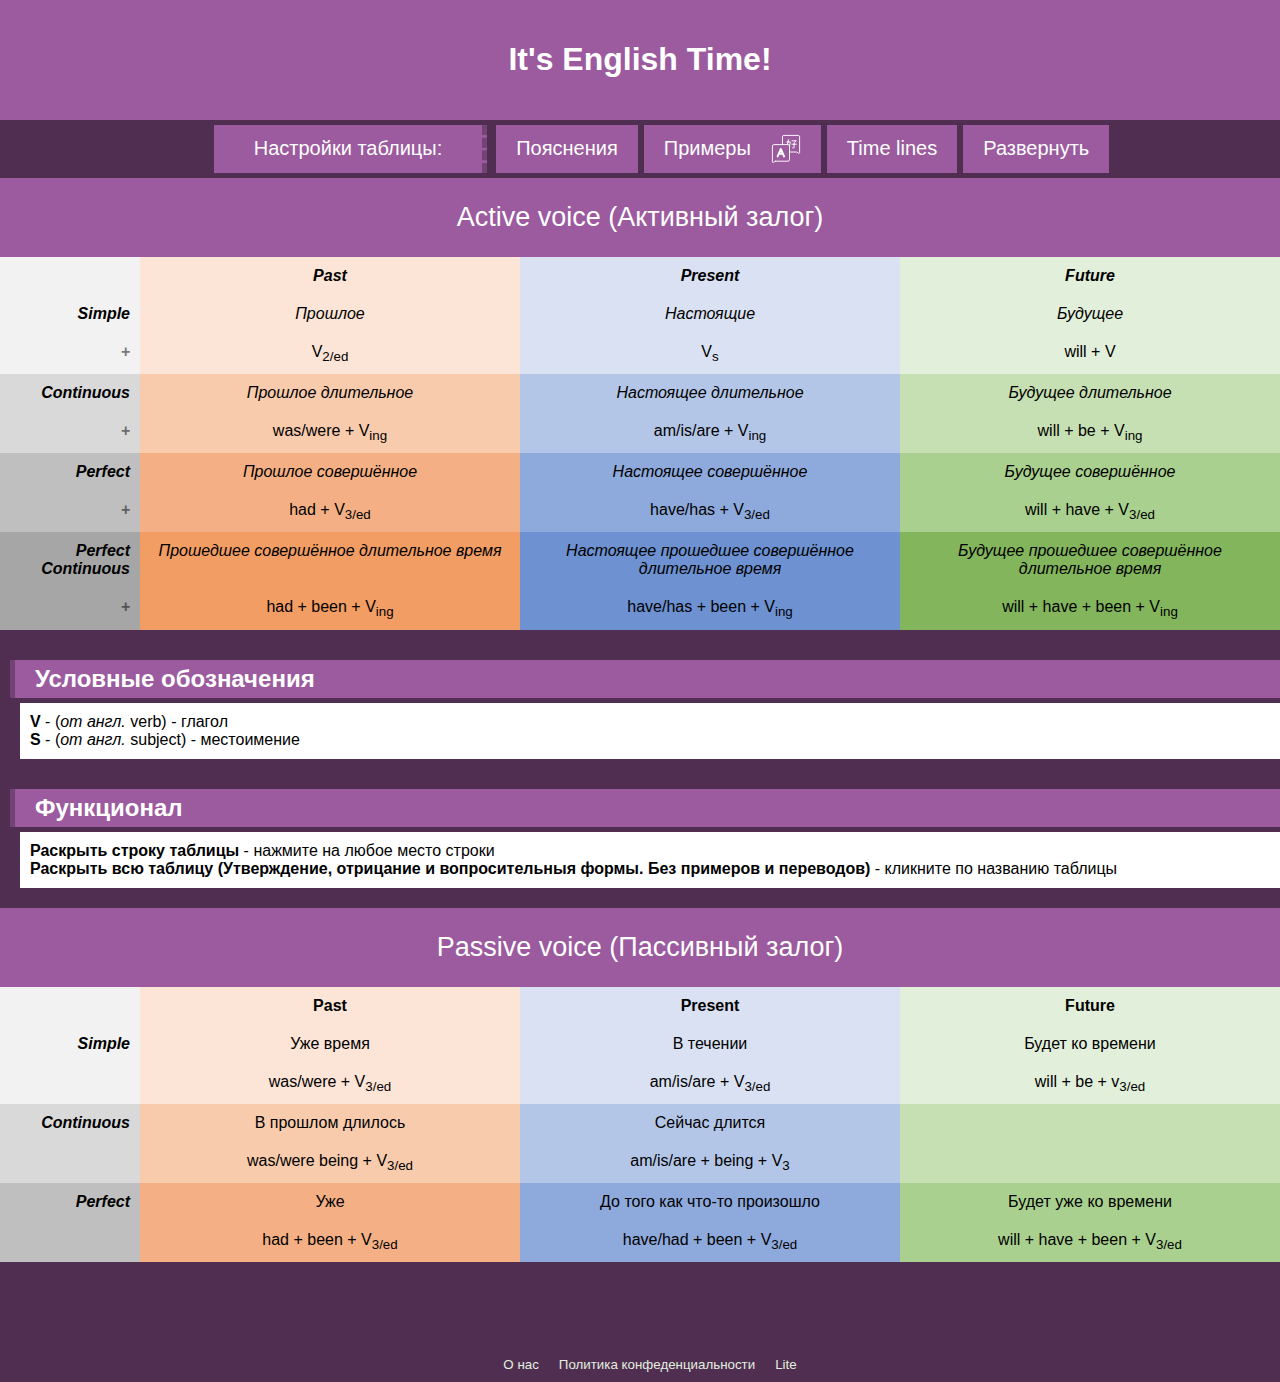
<file: index.html>
<!DOCTYPE html>
<html>
<head>
	<title>It's English Time!</title>
	<link rel="shortcut icon" href="icon.ico" type="image/x-icon">
	<meta charset="utf-8">
	<link rel="stylesheet" type="text/css" href="style.css">
</head>
<body>
	<header>
		<h1 id="h1" class="header">It's English Time!</h1>
	</header>
	<!-- Настройки !-->
		<ul class="seting">
			<li class="aboutUl">Настройки таблицы:</li>
			<li class="setingLi" id="button">Пояснения</li>
			<li class="setingLi" id="buttonE">Примеры</li>
			<li class="setingT"><img title="Перевод примеров" id="transleate" class="icon" src="imges/transleate.svg"></li>
			<li class="setingLi" id="button">Time lines</li>
			<li class="setingLi" id="buttonA">Развернуть</li>
		</ul>
	<!-- Таблица !-->
		<div class="table">
			<div class="mainTd" id="mainT">Active voice (Активный залог)</div>
			<!-- Первые заголовки !-->
			<div id="section1">
				<div id="A" class="point">
					<div class="tr">
						<div class="AA"></div>
						<div class="AB Amain">Past</div>
						<div class="AC Amain">Present</div>
						<div class="AD Amain">Future</div>
					</div>
					<div class="tr">
						<div class="AA">Simple</div>
						<div class="AB SM">Прошлое</div>
						<div class="AC SM">Настоящие</div>
						<div class="AD SM">Будущее</div>
					</div>
					<div class="tr">
						<div class="AA"><p class="symbol">+</p></div>
						<div class="AB">V<sub>2/ed</sub></div>
						<div class="AC">V<sub>s</sub></div>
						<div class="AD">will + V</div>
					</div>
				</div>
					<div class="tr example"><!-- Пример !-->
						<div class="tr">
							<div class="AA">Example</div>
							<div class="AB">I vodked yesterday</div>
							<div class="AC">I vodka every day</div>
							<div class="AD">I will vodka tomorrow</div>
						</div>
					</div>
					<div class="tr transleate"><!-- Перевод !-->
						<div class="tr">
							<div class="AA AAE"><img class="iconT" src="imges/transleateblack.svg"></div>
							<div class="AB ABE">Я напился вчера</div>
							<div class="AC ACE">Я пью водку каждый день</div>
							<div class="AD ADE">Я буду пить завтра</div>
						</div>
					</div>
				<!-- Первые строки !-->
				<div id="aPanel">
					<div class="tr">
						<div class="AA" id="AB"><p class="symbol">-</p></div>
						<div class="AB">did + not + V</div>
						<div class="AC">do/does + not + V</div>
						<div class="AD">will + not + V</div>
					</div>
					<div class="tr example"><!-- Пример !-->
						<div class="tr">
							<div class="AA">Example</div>
							<div class="AB">I did not vodka yesterday</div>
							<div class="AC">I do not vodka every day</div>
							<div class="AD">I will not vodka tomorrow</div>
						</div>
					</div>
					<div class="tr transleate"><!-- Перевод !-->
						<div class="tr">
							<div class="AA AAE"><img class="iconT" src="imges/transleateblack.svg"></div>
							<div class="AB ABE">Я не напился вчера</div>
							<div class="AC ACE">Я не пью водку каждый день</div>
							<div class="AD ADE">Я буду пить завтра</div>
						</div>
					</div>
						<div class="tr">
							<div class="AA" id="AC"><p class="symbol">?</p></div>
							<div class="AB">Did + S + V ?</div>
							<div class="AC">Do/does + S + V ?</div>
							<div class="AD">Will + S + V ?</div>
						</div>
					<div class="tr example"><!-- Пример !-->
						<div class="tr">
							<div class="AA">Example</div>
							<div class="AB">Did I vodka yesterday?</div>
							<div class="AC">Do I vodka every day?</div>
							<div class="AD">Will I vodka tomorrow?</div>
						</div>
					</div>
					<div class="tr transleate"><!-- Перевод !-->
						<div class="tr">
							<div class="AA AAE"><img class="iconT" src="imges/transleateblack.svg"></div>
							<div class="AB ABE">Я напился вчера?</div>
							<div class="AC ACE">Я пью водку каждый день?</div>
							<div class="AD ADE">Я буду пить завьра?</div>
						</div>
					</div>
				</div>
			</div>
			<div id="section2">
				<!-- Вторые заголовки !-->
				<div id="B" class="point">
					<div class="tr">
						<div class="BA">Continuous</div>
						<div class="BB SM">Прошлое длительное</div>
						<div class="BC SM">Настоящее длительное</div>
						<div class="BD SM">Будущее длительное</div>
					</div>
					<div class="tr">
						<div class="BA" id="BA"><p class="symbol">+</p></div>
						<div class="BB">was/were + V<sub>ing</sub></div>
						<div class="BC">am/is/are + V<sub>ing</sub></div>
						<div class="BD">will + be + V<sub>ing</div>
					</div>
				</div>	
					<div class="tr example"><!-- Пример !-->
						<div class="tr">
							<div class="BA">Example</div>
							<div class="BB">Unfortunately, I was vodking at the momnent my wife came</div>
							<div class="BC">I am vodking now</div>
							<div class="BD">Tomorrow at 3 I will be vodking</div>
						</div>
					</div>
					<div class="tr transleate"><!-- Перевод !-->
						<div class="tr">
							<div class="BA BAE"><img class="iconT" src="imges/transleateblack.svg"></div>
							<div class="BB BBE">К несчастью, я пил водку в тот моент, когда моя жена пришла</div>
							<div class="BC BCE">Я пью водку сейчас</div>
							<div class="BD BDE">Завтра в 3 я буду пить</div>
						</div>
					</div>
				<!-- Вторые строки !-->
				<div id="bPanel">
					<div class="tr">
						<div class="BA"><p class="symbol">-</p></div>
						<div class="BB">was/were + not + V<sub>ing</sub></div>
						<div class="BC">am/is/are + not + V<sub>ing</sub></div>
						<div class="BD">will + not + be + V<sub>ing</sub></div>
					</div>
					<div class="tr example"><!-- Пример !-->
						<div class="tr">
							<div class="BA">Example</div>
							<div class="BB">I was not vodking at the moment my wife came</div>
							<div class="BC">I am not vodking mow</div>
							<div class="BD">Tomorrow at 3 I will not be vodkind</div>
						</div>
					</div>
					<div class="tr transleate"><!-- Перевод !-->
						<div class="tr">
							<div class="BA BAE"><img class="iconT" src="imges/transleateblack.svg"></div>
							<div class="BB BBE">Я не пил водку в тот момент, когда пришла жена</div>
							<div class="BC BCE">Я не пью сейчас водку</div>
							<div class="BD BDE">Завтра в 3 я не буду пить</div>
						</div>
					</div>
					<div class="tr">
						<div class="BA"><p class="symbol">?</p></div>
						<div class="BB">Was/Were + S + V<sub>ing</sub> ?</div>
						<div class="BC">Am/Is/Are + S + V<sub>ing</sub> ?</div>
						<div class="BD">Will + S + be + V<sub>ing</sub> ?</div>
					</div>
					<div class="tr example"><!-- Пример !-->
						<div class="tr">
							<div class="BA">Example</div>
							<div class="BB">Was I vodking at the moment wife came?</div>
							<div class="BC">Am I vodking now?</div>
							<div class="BD">Will I be vodking tomorrow at 3?</div>
						</div>
					</div>
					<div class="tr transleate"><!-- Перевод !-->
						<div class="tr">
							<div class="BA BAE"><img class="iconT" src="imges/transleateblack.svg"></div>
							<div class="BB BBE">Я пил когда моя жена пришла?</div>
							<div class="BC BCE">Я пью водку сейчас?</div>
							<div class="BD BDE">Я буду пить завтра в 3?</div>
						</div>
					</div>
				</div>
			</div>
			<div id="section3">
				<!-- Третие заголовки !-->
				<div id="C" class="point">
					<div class="tr">
						<div class="CA">Perfect</div>
						<div class="CB SM">Прошлое совершённое</div>
						<div class="CC SM">Настоящее совершённое</div>
						<div class="CD SM">Будущее  совершённое</div>
					</div>
					<div class="tr">
						<div class="CA"><p class="symbol">+</p></div>
						<div class="CB">had + V<sub>3/ed</sub></div>
						<div class="CC">have/has + V<sub>3/ed</sub></div>
						<div class="CD">will + have + V<sub>3/ed</sub></div>
					</div>
				</div>
				<div class="tr example"><!-- Пример !-->
					<div class="tr">
						<div class="CA">Example</div>
						<div class="CB">I had alred wodked when my wife came</div>
						<div class="CC">I have already vodked</div>
						<div class="CD">I will have vodked by 8pm</div>
					</div>
				</div>
				<div class="tr transleate"><!-- Перевод !-->
					<div class="tr">
						<div class="CA CAE"><img class="iconT" src="imges/transleateblack.svg"></div>
						<div class="CB CBE">Я уже напился когда пришла жена</div>
						<div class="CC CCE">Я уже напился</div>
						<div class="CD CDE">К 8-ми вечера я напьюсь</div>
					</div>
				</div>
				<!-- Третие строки !-->
				<div id="cPanel">
					<div class="tr">
						<div class="CA"><p class="symbol">-</p></div>
						<div class="CB">had + not + V<sub>3/ed</sub></div>
						<div class="CC">have/has + not + V<sub>3/ed</sub></div>
						<div class="CD">will + have + not + V<sub>3/ed</sub></div>
					</div>
					<div class="tr example"><!-- Пример !-->
						<div class="tr">
							<div class="CA">Example</div>
							<div class="CB">I had not vodked when my wife came</div>
							<div class="CC">I have not vodked yet</div>
							<div class="CD">I will not have vodked yet by 8pm</div>
						</div>
					</div>
					<div class="tr transleate"><!-- Перевод !-->
						<div class="tr">
							<div class="CA CAE"><img class="iconT" src="imges/transleateblack.svg"></div>
							<div class="CB CBE">Я ещё не напился когда моя жена пришла</div>
							<div class="CC CCE">Я ещё не напился</div>
							<div class="CD CDE">К 8-ми вечера я ещё не напьюсь</div>
						</div>
					</div>
					<div class="tr">
						<div class="CA"><p class="symbol">?</p></div>
						<div class="CB">Had + S + V<sub>3/ed</sub> ?</div>
						<div class="CC">Have/has + S + V<sub>3/ed</sub> ?</div>
						<div class="CD">Will + S + have + V<sub>3/ed</sub> ?</div>
					</div>
					<div class="tr example"><!-- Пример !-->
						<div class="tr">
							<div class="CA">Example</div>
							<div class="CB">Had I already vodked when my wife came?</div>
							<div class="CC">Have I already vodked?</div>
							<div class="CD">Will I have vodked by 8pm?</div>
						</div>
					</div>
					<div class="tr transleate"><!-- Перевод !-->
						<div class="tr">
							<div class="CA CAE"><img class="iconT" src="imges/transleateblack.svg"></div>
							<div class="CB CBE">Я уже напился когда пришла жена?</div>
							<div class="CC CCE">Я уже напился?</div>
							<div class="CD CDE">Я напьюсь к 8-ми вечера?</div>
						</div>
					</div>
				</div>
			</div>
			<div id="section4">
				<!-- Четвёртые заголовки !-->
				<div id="D" class="point">
					<div class="tr">
						<div class="DA">Perfect Continuous</div>
						<div class="DB SM">Прошедшее совершённое длительное время</div>
						<div class="DC SM">Настоящее прошедшее совершённое длительное время</div>
						<div class="DD SM">Будущее  прошедшее совершённое длительное время</div>
					</div>
					<div class="tr">
						<div class="DA"><p class="symbol">+</p></div>
						<div class="DB">had + been + V<sub>ing</sub></div>
						<div class="DC">have/has + been + V<sub>ing</sub></div>
						<div class="DD">will + have + been + V<sub>ing</sub></div>
					</div>
				</div>
				<div class="tr example"><!-- Пример !-->
					<div class="tr"> 
						<div class="DA">Example</div>
						<div class="DB">I had been vodking for about a month, when my wife came</div>
						<div class="DC">I have been vodking since childhood</div>
						<div class="DD">I will have been vodking for a week before my wife returns from the business trip</div>
					</div>
				</div>
				<div class="tr transleate"><!-- Перевод !-->
					<div class="tr">
						<div class="DA DAE"><img class="iconT" src="imges/transleateblack.svg"></div>
						<div class="DB DBE">Я пил водку уже около месяца, когда приехала моя жена</div>
						<div class="DC DCE">Я пью водку с детства (и буду продолжать)</div>
						<div class="DD DDE">Я буду пить целую неделю, прежде чем моя жена вернётся из командировки</div>
					</div>
				</div>
				<!-- Четвёртые строки !-->
				<div id="dPanel">
					<div class="tr">
						<div class="DA"><p class="symbol">-</p></div>
						<div class="DB">had + not + been + V<sub>ing</sub></div>
						<div class="DC">have/has + not + been + V<sub>ing</sub></div>
						<div class="DD">will + not + have + been + V<sub>ing</sub></div>
					</div>
					<div class="tr example"><!-- Пример !-->
						<div class="tr"> 
							<div class="DA">Example</div>
							<div class="DB">I had not been vodking for about a mounth, when my wife came</div>
							<div class="DC">I have not been vodking since childhood</div>
							<div class="DD">I will not have been vodking for a week before my wife returns</div>
						</div>
					</div>
					<div class="tr transleate"><!-- Перевод !-->
						<div class="tr">
							<div class="DA DAE"><img class="iconT" src="imges/transleateblack.svg"></div>
							<div class="DB DBE">Я не пил водку уже около месяца, когда приехала моя жена</div>
							<div class="DC DCE">Я не пью водку с детства (и не собираюсь)</div>
							<div class="DD DDE">Я не буду пить целую неделю, прежде чем моя жена вернётся из командировки</div>
						</div>
					</div>
					<div class="tr">
						<div class="DA"><p class="symbol">?</p></div>
						<div class="DB">Had + S + been + V<sub>ing</sub> ?</div>
						<div class="DC">Have/has + S + been + V<sub>ing</sub> ?</div>
						<div class="DD">Will + S + have + been + V<sub>ing</sub> ?</div>
					</div>
					<div class="tr example"><!-- Пример !-->
						<div class="tr"> 
							<div class="DA">Example</div>
							<div class="DB">Had I been vodking for about a month, when my wife come?</div>
							<div class="DC">Have I been vodking since childhood?</div>
							<div class="DD">WIll have been vodking for a week before my wife returns from the trip business trip?</div>
						</div>
					</div>
					<div class="tr transleate"><!-- Перевод !-->
						<div class="tr">
							<div class="DA DAE"><img class="iconT" src="imges/transleateblack.svg"></div>
							<div class="DB DBE">Я что пил водку уже около месяца, когда приехала моя жена?</div>
							<div class="DC DCE">Я пью водку с детства?  (и буду продолжать?)</div>
							<div class="DD DDE">Буду ли я пить целую неделю, прежде чем моя жена вернётся из командировки?</div>
						</div>
					</div>
				</div>
			</div>
		</div>
	<!-- Описание !-->
		<h2>Условные обозначения</h2>
		<p class="p"><b>V</b> - (<em>от англ.</em> verb) - глагол <br>
		   <b>S</b> - (<em>от англ.</em> subject) - местоимение</p>
		<h2>Функционал</h2>
		<p class="p"><b>Раскрыть строку таблицы</b> - нажмите на любое место строки<br>
			<b>Раскрыть всю таблицу (Утверждение, отрицание и вопросительныя формы. Без примеров и переводов)</b> - кликните по названию таблицы<br>
		</p>
	<!-- Таблица !-->
		<div class="table">
			<div class="mainTd">Passive voice (Пассивный залог)</div>
			<div class="tr">
				<div class="AA"></div>
				<div class="AB"><b>Past</b></div>
				<div class="AC"><b>Present</b></div>
				<div class="AD"><b>Future</b></div>
			</div>
			<div class="tr">
				<div class="AA">Simple</div>
				<div class="AB">Уже время</div>
				<div class="AC">В течении</div>
				<div class="AD">Будет ко времени</div>
			</div>
			<div class="tr">
				<div class="AA"></div>
				<div class="AB">was/were + V<sub>3/ed</sub></div>
				<div class="AC">am/is/are + V<sub>3/ed</sub></div>
				<div class="AD">will + be + v<sub>3/ed</sub></div>
			</div>
			<div class="tr">
				<div class="BA">Continuous</div>
				<div class="BB">В прошлом длилось</div>
				<div class="BC">Сейчас длится</div>
				<div class="BD"></div>
			</div>
			<div class="tr">
				<div class="BA"></div>
				<div class="BB">was/were being + V<sub>3/ed</sub></div>
				<div class="BC">am/is/are + being + V<sub>3</sub></div>
				<div class="BD"></div>
			</div>
			<div class="tr">
				<div class="CA">Perfect</div>
				<div class="CB">Уже</div>
				<div class="CC">До того как что-то произошло</div>
				<div class="CD">Будет уже ко времени</div>
			</div>
			<div class="tr">
				<div class="CA"></div>
				<div class="CB">had + been + V<sub>3/ed</sub></div>
				<div class="CC">have/had + been + V<sub>3/ed</sub></div>
				<div class="CD">will + have + been + V<sub>3/ed</sub></div>
			</div>
	<!-- Подвал !-->
		</div>
		<div class="under">
			<a href="aboutWe.html" class="underLinks">О нас</a>
			<a href="" class="underLinks">Политика конфеденциальности</a>
			<a href="mainlite.html" class="underLinks">Lite</a>
		</div>

		<script src="https://code.jquery.com/jquery-2.1.0.js"></script>
		<script>
			var useA = 0;
			var useB = 0;
			var useC = 0;
			var useD = 0;
			var useExample = 0;
			var useTransleate = 0
			var a = function () {
				if (useA === 0) {
					$("#aPanel").slideUp(500);
					$("div#section1 .symbol").fadeOut(1500);
					useA = 1;
				} else {
					$("#aPanel").slideDown(500);
					$("div#section1 .symbol").fadeIn(1500);
					useA = 0;
				}
			};
			var b = function () {
				if (useB === 0) {
					$("#bPanel").slideUp(500);
					$("div#section2 .symbol").fadeOut(1500);
					useB = 1;
				} else {
					$("#bPanel").slideDown(500);
					$("div#section2 .symbol").fadeIn(1500);
					useB = 0;
				}
			};
			var c = function () {
				if (useC === 0) {
					$("#cPanel").slideUp(500);
					$("div#section3 .symbol").fadeOut(1500);
					useC = 1;
				} else {
					$("#cPanel").slideDown(500);
					$("div#section3 .symbol").fadeIn(1500);
					useC = 0;
				}
			};
			var d = function () {
				if (useD === 0) {
					$("#dPanel").slideUp(500);
					$("div#section4 .symbol").fadeOut(1500);
					useD = 1;
				} else {
					$("#dPanel").slideDown(500);
					$("div#section4 .symbol").fadeIn(1500);
					useD = 0;
				}
			};
			var example = function () {
				if (useExample === 0) {
					$(".example").slideUp(500);
					useExample = 1;
				} else {
					$(".example").slideDown(500);
					useExample = 0;
				}
			};
			var transleate = function () {
				if (useTransleate === 0) {
					$(".transleate").slideUp(500);
					useTransleate = 1;
				} else {
					$(".transleate").slideDown(500);
					useTransleate = 0;
				}
			};
			a();
			b();
			c();
			d();
			example();
			transleate();
			$("#A").click(a);
			$("#B").click(b);
			$("#C").click(c);
			$("#D").click(d);
			$("#mainT").click(function(){
				a();
				b();
				c();
				d();
			});
			$("#buttonE").click(example);
			$("#transleate").click(transleate);
			$("#buttonA").click(function(){
				a();
				b();
				c();
				d();
				example();
				transleate();
			})
		</script>
</body>
</html>
</file>
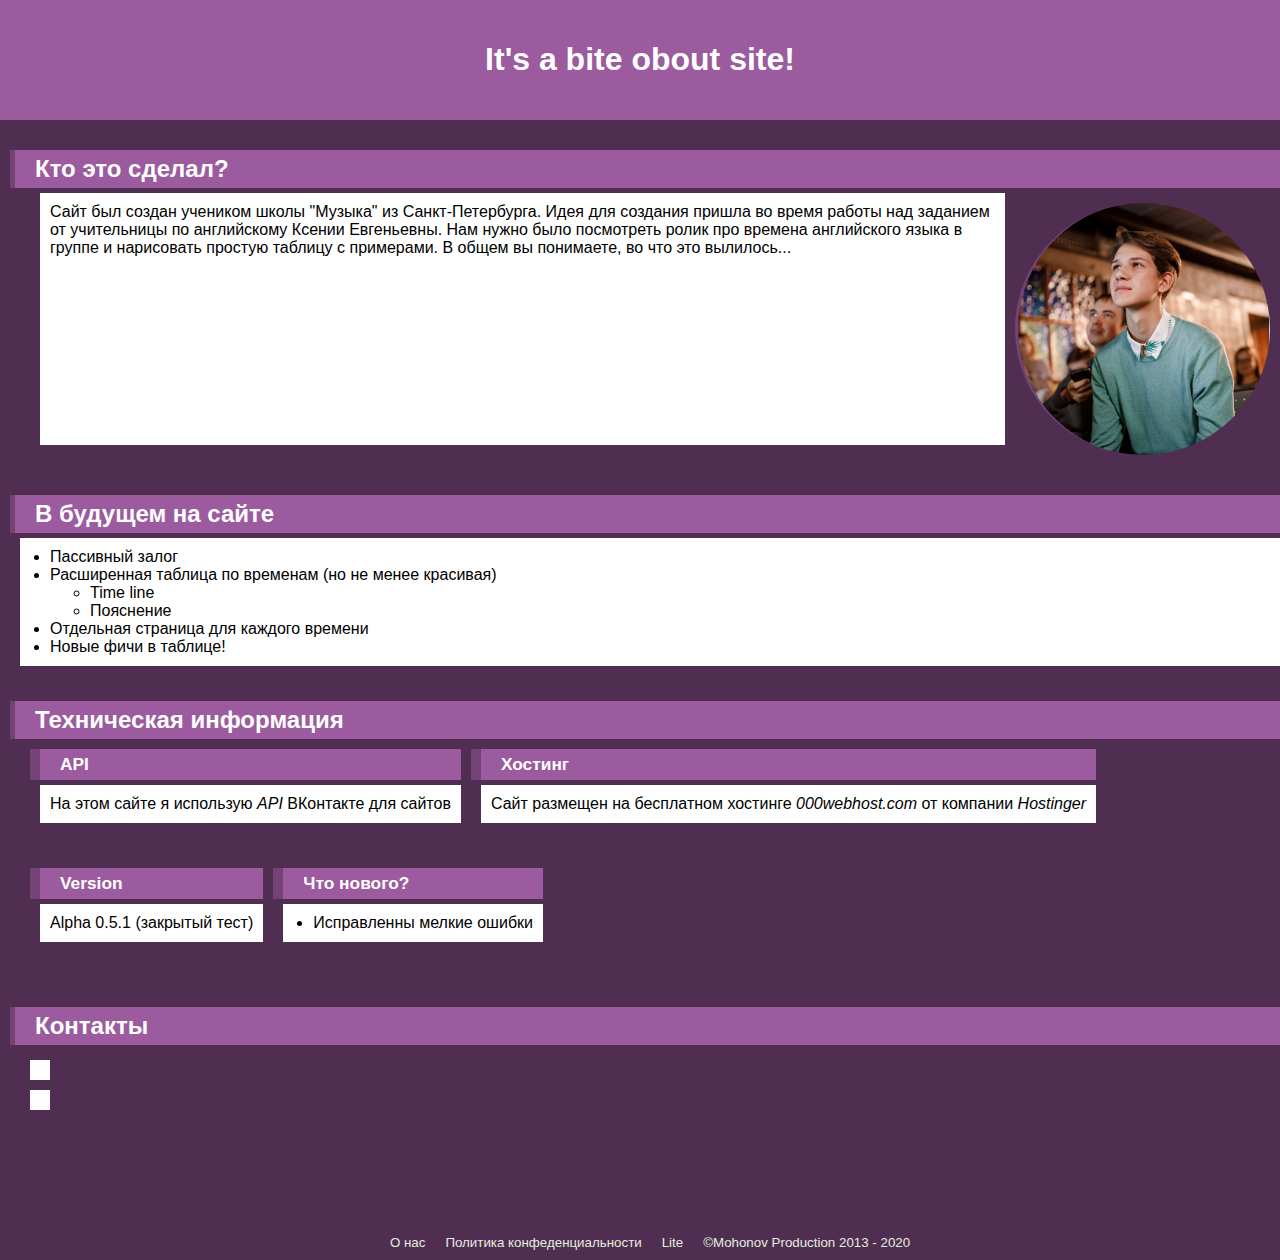
<file: aboutWe.html>
<!DOCTYPE html>
<html>
<head>
	<title>About site!</title>
	<link rel="shortcut icon" href="icon.ico" type="image/x-icon">
	<link rel="stylesheet" type="text/css" href="style.css">
	<script type="text/javascript" src="https://vk.com/js/api/openapi.js?168"></script>
	<script type="text/javascript">
	  VK.init({apiId: 7458563, onlyWidgets: true});
	</script>
	<meta charset="utf-8">
</head>
<body>
	<header>
		<h1 class="header" title="К главной таблице"><a class="mainLink" href="index.html">It's a bite obout site!</a></h1>
	</header>
	<h2>Кто это сделал?</h2>
	<div class="stroke">
		<p class="p">Сайт был создан учеником школы "Музыка" из Санкт-Петербурга. Идея для создания пришла во время работы над заданием от учительницы по английскому Ксении Евгеньевны. Нам нужно было посмотреть ролик про времена английского языка в группе и нарисовать простую таблицу с примерами. В общем вы понимаете, во что это вылилось...</p>
		<img class="imgWithText" src="imges/i.jpg" title="Я на VK Tech talks">
	</div>
	<h2>В будущем на сайте</h2>
	<ul class="ul">
		<li>Пассивный залог</li>
		<li>Расширенная таблица по временам (но не менее красивая)</li>
		<ul>
			<li>Time line</li>
			<li>Пояснение</li>
		</ul>
		<li>Отдельная страница для каждого времени</li>
		<li>Новые фичи в таблице!</li>
	</ul>
	<h2>Техническая информация</h2>
	<div class="stroke">
		<div>
			<h3>API</h3>
			<p class="p">На этом сайте я использую  <a class="tenesLink" href="https://vk.com/dev/widgets_for_sites">API</a> ВКонтакте для сайтов</p>
		</div>
		<div>
			<h3>Хостинг</h3>
			<p class="p">Сайт размещен на бесплатном хостинге <a class="tenesLink" href="https://ru.000webhost.com/">000webhost.com</a> от компании <a class="tenesLink" href="https://www.hostinger.ru">Hostinger</a></p>
		</div>
	</div>
	<div class="stroke">
		<div>
			<h3>Version</h3>
			<p class="p">Alpha 0.5.1 (закрытый тест)</p>
		</div>
		<div>
			<h3>Что нового?</h3>
			<ul class="ul">
				<li>Исправленны мелкие ошибки</li>
			</ul>
		</div>
	</div>
	<h2>Контакты</h2>

	<div class="stroke">
		<div>
			<!-- Pull !-->
			<div id="vk_poll"></div>
			<script type="text/javascript">
			VK.Widgets.Poll("vk_poll", {width: "100"}, "373582689_bbe8ca888e757d677c");
			</script>
		</div>
		<div>
			<div class="vk">
				<!-- Widjet !-->
				<div id="vk_subscribe"></div>
				<script type="text/javascript">
				VK.Widgets.Subscribe("vk_subscribe", {}, 502744649);
				</script>
			</div>
			<div class="vk">
				<!-- Widjet !-->
				<div id="vk_bookmarks"></div>
				<script type="text/javascript">
				VK.Widgets.Bookmarks('vk_bookmarks', {});
				</script>
			</div>
		</div>
	</div>

	<div class="under">
		<a href="aboutWe.html" class="underLinks">О нас</a>
		<a href="" class="underLinks">Политика конфеденциальности</a>
		<a href="mainlite.html" class="underLinks">Lite</a>
		<a class="underLinks">©Mohonov Production 2013 - 2020</a>
	</div>

</body>
</html>
</file>
<file: style.css>
body {
	font-family: sans-serif;
	margin: 0px;
	background-color: rgb(80,46,82);
}
.header {
	display: flex;
	justify-content: center;
	align-items: center;
}
header {
	background-color: rgb(155,91,158);
	margin: 0px;
	padding: 20px;
	color: #fff;
}
h1 {
	font-size: 32px;
	transition: 0.3s;
	cursor: pointer;
}
.symbol {
	margin: 0px;
}
.point {
	cursor: pointer;
}
/* ГЛАВНЫЙ ТЕКСТ */
	h2 {
		background-color: rgb(155,91,158);
		color: #fff;
		padding: 5px;
		padding-left: 20px;
		margin-top: 30px;
		margin-left: 10px;
		margin-bottom: 5px;
		border-left: solid;
		border-width: 5px;
		border-color: rgb(114,67,116);
	}
	h3 {
		background-color: rgb(155,91,158);
		color: #fff;
		font-size: 13pt;
		padding: 5px;
		padding-left: 20px;
		margin-top: 5px;
		margin-left: 10px;
		margin-bottom: 5px;
		border-left: solid;
		border-width: 10px;
		border-color: rgb(114,67,116);
	}
	.p {
		background-color: #fff;
		color: #000;
		margin-left: 20px;
		margin-top: 0px;
		margin-bottom: 20px;
		padding: 10px;
	}
	.ul {
	background-color: #fff;
	color: #000;
	margin-left: 20px;
	margin-top: 0px;
	margin-bottom: 35px;
	padding: 10px;
	padding-left: 30px;
	}
/* Выравнивание */
	.row {
		display: flex;
		flex-direction: row;
	}
	.stroke {
		display: flex;
		flex-direction: row;
		margin-left: 20px;
		margin-bottom: 20px;
	}
	.strokeCenter {
		display: flex;
		flex-direction: row;
		justify-content: center;
		margin-left: 20px;
		margin-bottom: 20px;
	}
/* Ссылки */
	.mainLink {
		text-decoration: none;
		color: #fff;
	}
	.tenesLink {
		color: #000;
		text-decoration: none;
		font-style: italic;
		transition: 0.1s;
		cursor: help;
	}
	.tenesLink:hover {
		text-decoration: underline;
		transition: 0.1s;
	}
/* Картинки*/
	.iconT {
		width: 35px;
	}
	.icon {
		width: 30px;
		transition: 0.3s;
	}
	.icon:hover {
		width: 40px;
		transition: 0.3s;
	}
	.imgWithText {
		width: 20%;
		height: 20%;
		margin: 10px;
		border-radius: 100%;
		border-left: solid;
		border-color: rgb(114,67,116);
	}
/* Настройки */
	.seting {
		list-style-type: none;
		display: flex;
		flex-direction: row;
		justify-content: center;
		color: #fff;
		margin: 5px;
		height: 48px;
	}
	.aboutUl {
		display: flex;
		align-items: center;
		padding-top: 10px;
		padding-bottom: 10px;
		padding-right: 40px; 
		padding-left: 40px;
		margin-left: 3px;
		margin-right: 3px;
		background-color: rgb(155,91,158);
		border-right: dashed;
		border-width: 5px;
		border-color: rgb(114,67,116);
		font-size: 20px;
	}
	.setingLi {
		display: flex;
		align-items: center;
		padding-top: 10px;
		padding-bottom: 10px;
		padding-right: 20px; 
		padding-left: 20px;
		margin-left: 6px;
		margin-right: 0px;
		cursor: pointer;
		background-color: rgb(155,91,158);
		font-size: 20px;
		transition: 0.3s;
	}
	.setingLi:hover {
		font-size: 25px;
		transition: 0.3s;
	}
		.setingT {
		display: flex;
		align-items: center;
		padding-top: 10px;
		padding-bottom: 10px;
		padding-right: 20px; 
		padding-left: 0px;
		margin-left: 0px;
		margin-right: 0px;
		cursor: pointer;
		background-color: rgb(155,91,158);
	}
/* Таблица */
	.table {
		width: 100%;
	}
	.mainTd {
		display: flex;
		justify-content: center;
		align-items: center;
		background-color: rgb(155,91,158);
		font-size: 27px;
		padding: 10px;
		color: #fff;
		cursor: pointer;
		transition: 0.3s;
		height: 59px;
	}
	.mainTd:hover {
		font-size: 35px;
		transition: 0.3s;
	}
	/* Строки */
		.tr {
			width: 100%;
			display: flex;
			flex-direction: row;
		}
	/* Примеры */
		.AAE {
			border-bottom: solid;
			border-width: 5px;
			border-color: #fff;
		}
		.ABE {
			border-bottom: solid;
			border-width: 5px;
			border-color: rgb(254, 245, 240);
		}
		.ACE {
			border-bottom: solid;
			border-width: 5px;
			border-color: rgb(240, 243, 250);
		}
		.ADE {
			border-bottom: solid;
			border-width: 5px;
			border-color: rgb(236, 244, 232);
		}
		.BAE {
			border-bottom: solid;
			border-width: 5px;
			border-color: rgb(242,242,242);
		}
		.BBE {
			border-bottom: solid;
			border-width: 5px;
			border-color: rgb(252,228,214);
		}
		.BCE {
			border-bottom: solid;
			border-width: 5px;
			border-color: rgb(217,225,242);
		}
		.BDE {
			border-bottom: solid;
			border-width: 5px;
			border-color: rgb(226,239,218);
		}
		.CAE {
			border-bottom: solid;
			border-width: 5px;
			border-color: rgb(217,217,217);
		}
		.CBE {
			border-bottom: solid;
			border-width: 5px;
			border-color: rgb(248,203,173);
		}
		.CCE {
			border-bottom: solid;
			border-width: 5px;
			border-color: rgb(180,198,231);
		}
		.CDE {
			border-bottom: solid;
			border-width: 5px;
			border-color: rgb(198,224,180);
		}
		.DAE {
			border-bottom: solid;
			border-width: 5px;
			border-color: rgb(191,191,191);
		}
		.DBE {
			border-bottom: solid;
			border-width: 5px;
			border-color: rgb(244,176,132);
		}
		.DCE {
			border-bottom: solid;
			border-width: 5px;
			border-color: rgb(142,169,219);
		}
		.DDE {
			border-bottom: solid;
			border-width: 5px;
			border-color: rgb(169,208,142); 
		}
	/* Ячейки */
		.Amain {
			font-weight: bold;
			font-style: italic;
		}
		.SM {
			font-style: italic;
		}
		.AA {
			width: 10%;
			text-align: right;
			padding: 10px;
			font-weight: bold;
			font-style: italic;
			background-color: rgb(242,242,242);
		}
		.AB {
			width: 30%;
			padding: 10px;
			text-align: center;
			background-color: rgb(252,228,214);
		}
		.AC {
			width: 30%;
			padding: 10px;
			text-align: center;
			background-color: rgb(217,225,242);
		}
		.AD {
			width: 30%;	
			padding: 10px;
			text-align: center;
			background-color: rgb(226,239,218);
		} 
		.BA {
			width: 10%;
			text-align: right;
			padding: 10px;
			font-weight: bold;
			font-style: italic;
			background-color: rgb(217,217,217);
		}
		.BB {
			width: 30%;
			padding: 10px;
			text-align: center;
			background-color: rgb(248,203,173);
		}
		.BC {
			width: 30%;
			padding: 10px;
			text-align: center;
			background-color: rgb(180,198,231);
		}
		.BD {
			width: 30%;	
			padding: 10px;
			text-align: center;
			background-color: rgb(198,224,180);
		} 
		.CA {
			width: 10%;
			text-align: right;
			padding: 10px;
			font-weight: bold;
			font-style: italic;
			background-color: rgb(191,191,191);
		}
		.CB {
			width: 30%;
			padding: 10px;
			text-align: center;
			background-color: rgb(244,176,132);
		}
		.CC {
			width: 30%;
			padding: 10px;
			text-align: center;
			background-color: rgb(142,169,219);
		}
		.CD {
			width: 30%;	
			padding: 10px;
			text-align: center;
			background-color: rgb(169,208,142);
		} 
		.DA {
			width: 10%;
			text-align: right;
			padding: 10px;
			font-weight: bold;
			font-style: italic;
			background-color: rgb(166,166,166);
		}
		.DB {
			width: 30%;
			padding: 10px;
			text-align: center;
			background-color: rgb(242,157,100);
		}
		.DC {
			width: 30%;
			padding: 10px;
			text-align: center;
			background-color: rgb(109,145,209);
		}
		.DD {
			width: 30%;	
			padding: 10px;
			text-align: center;
			background-color: rgb(131,181,93);  
		} 
/* Подвал */
	.under {
		background-color: rgb(80,46,82);
		font-size: 10pt;
		margin: 0px;
		padding: 10px;
		display: flex;
		justify-content: center;
		align-items: flex-end;
		height: 100px;
	}
	.underLinks {
		margin-left: 20px;
		color: rgb(226,239,223);
		text-decoration: none;
		transition: 0.2s;
	}
	.underLinks:hover {
		font-size: 14px;
		transition: 0.2s;
	}
	.vk {
	background-color: #fff;
	margin: 10px;
	padding: 10px;
	}
</file>
